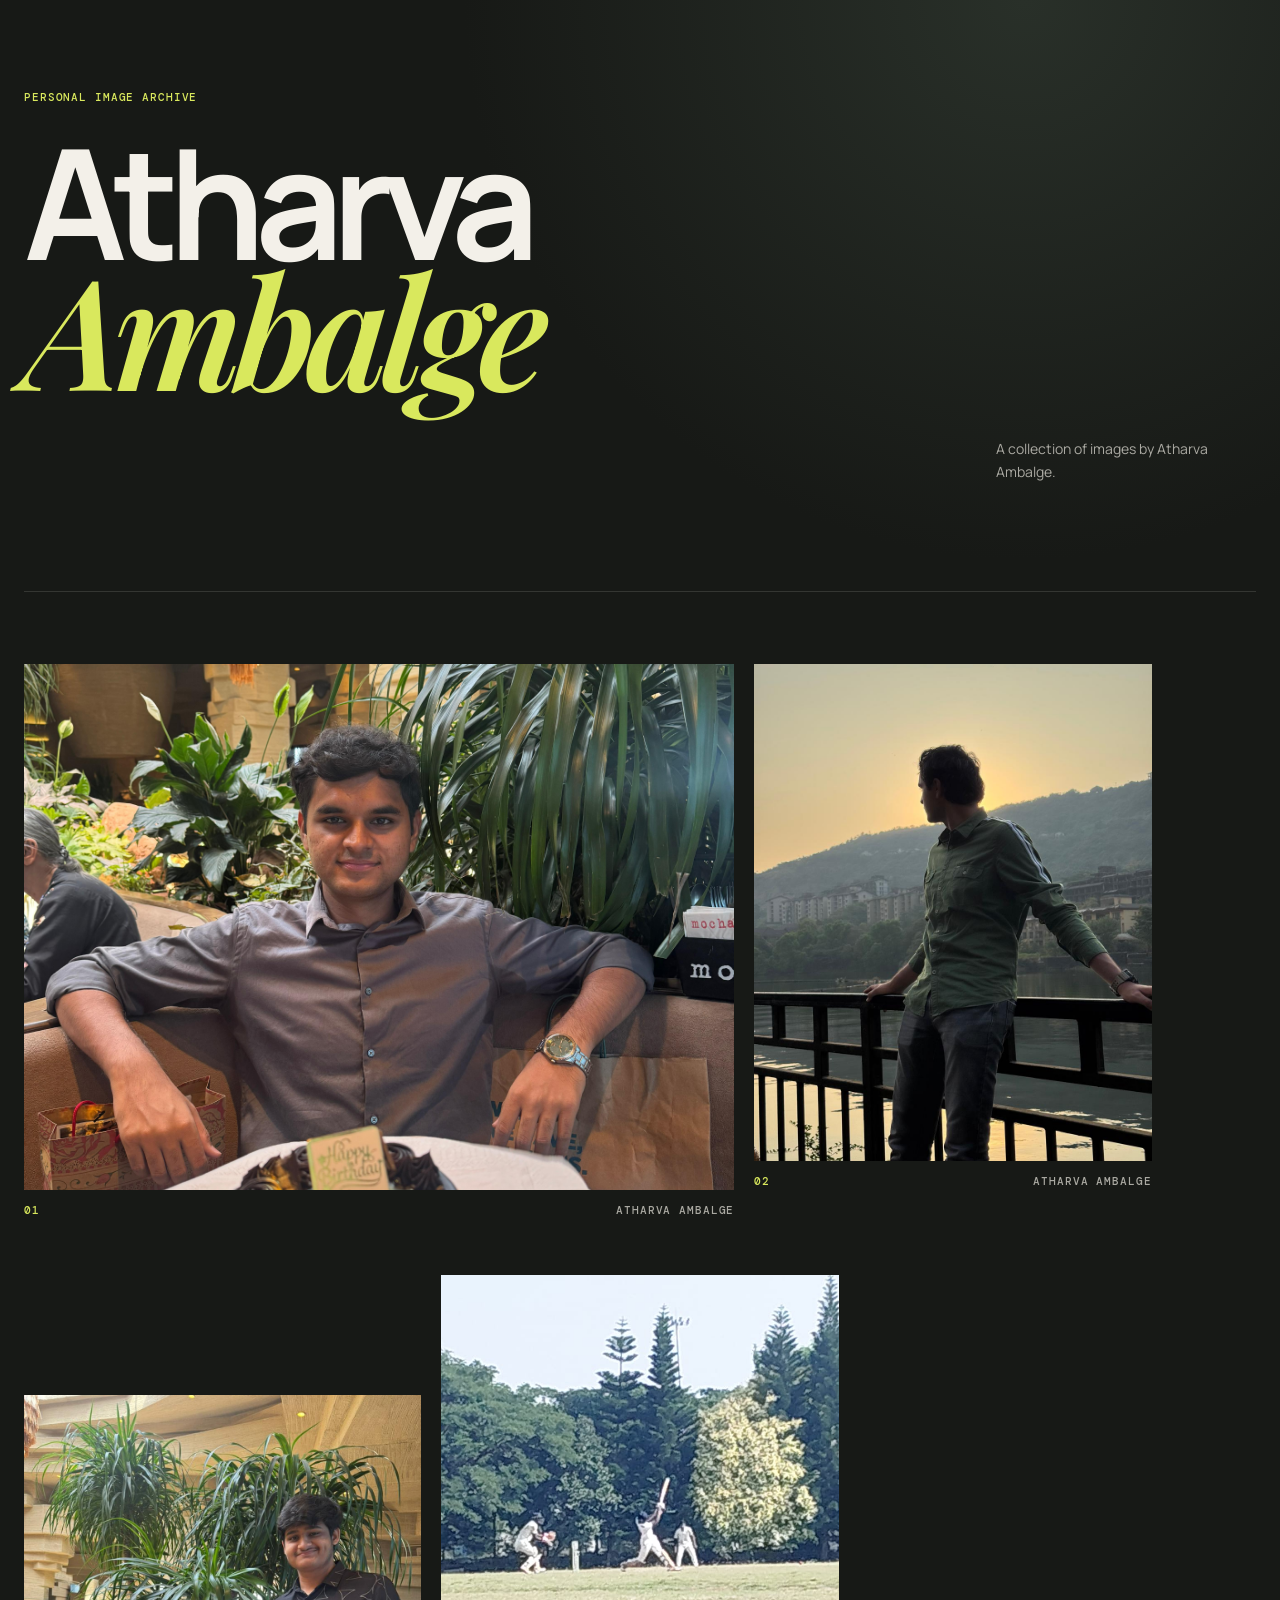
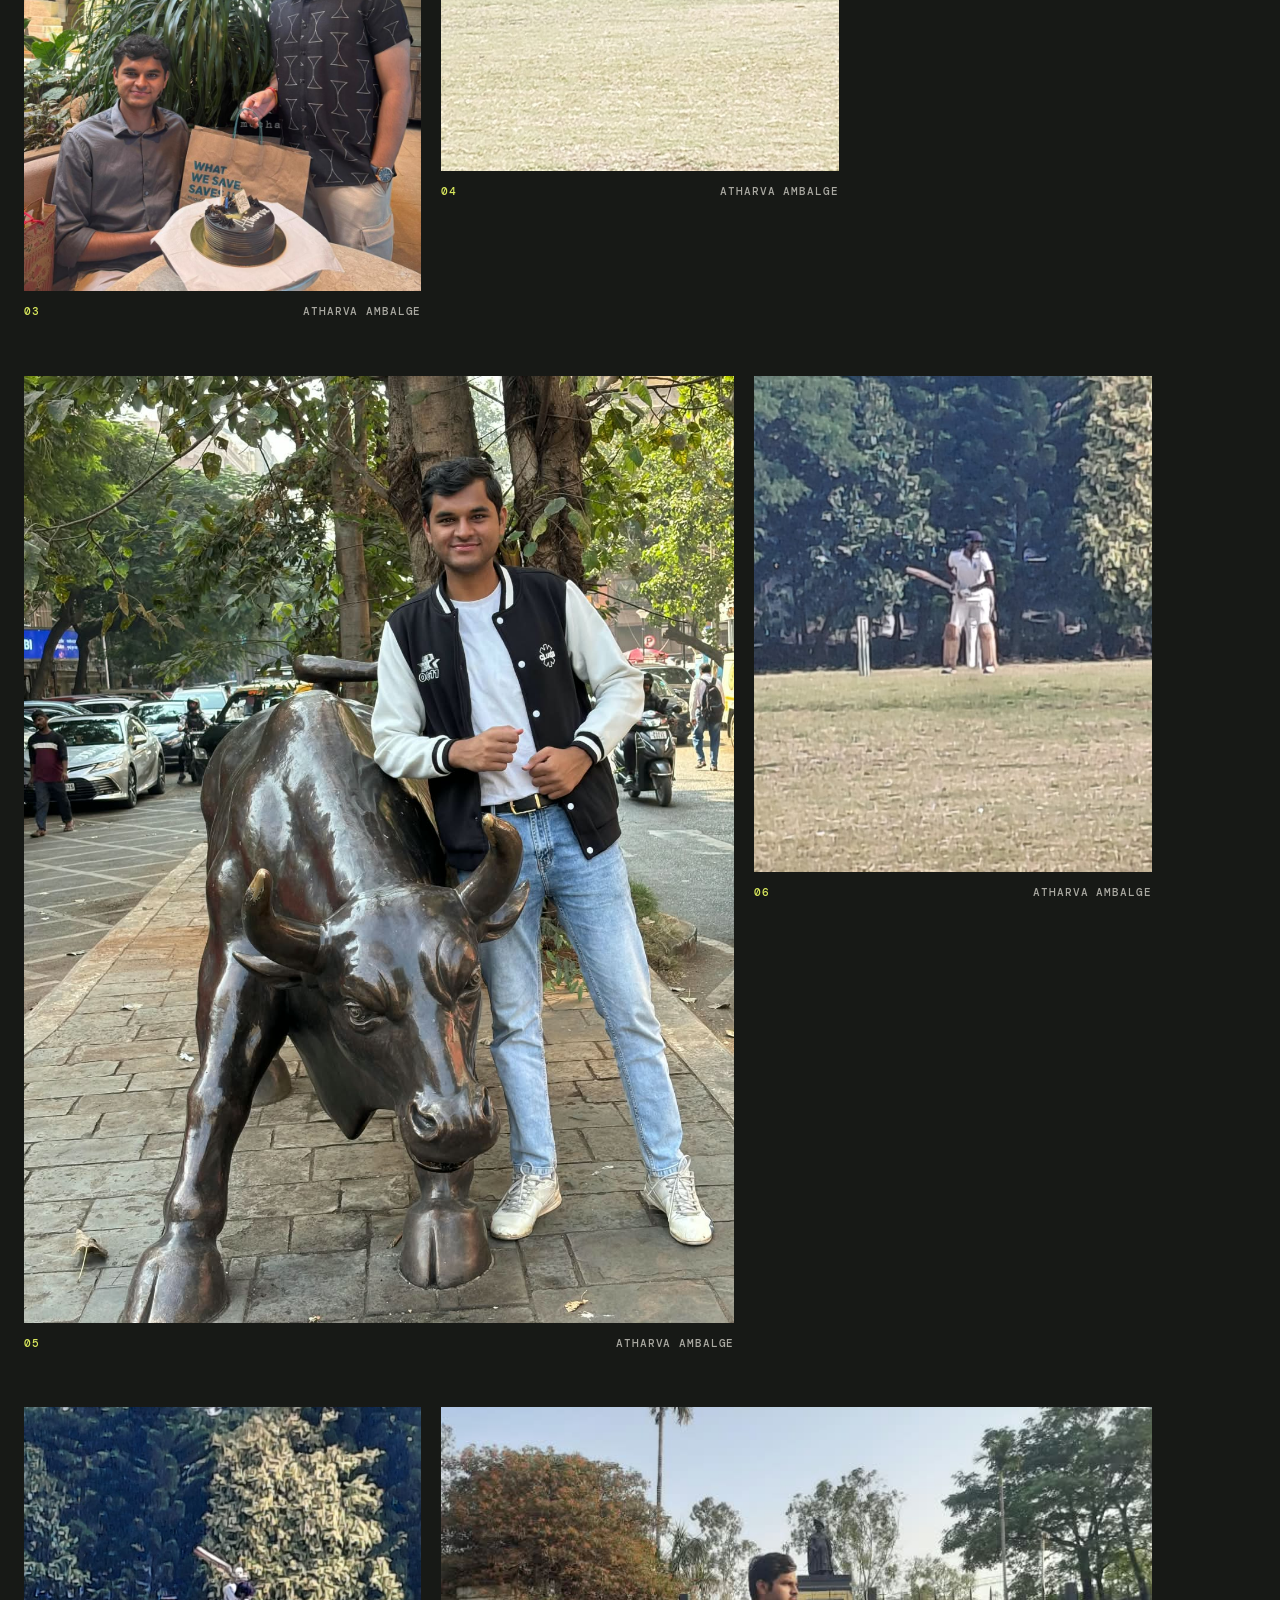
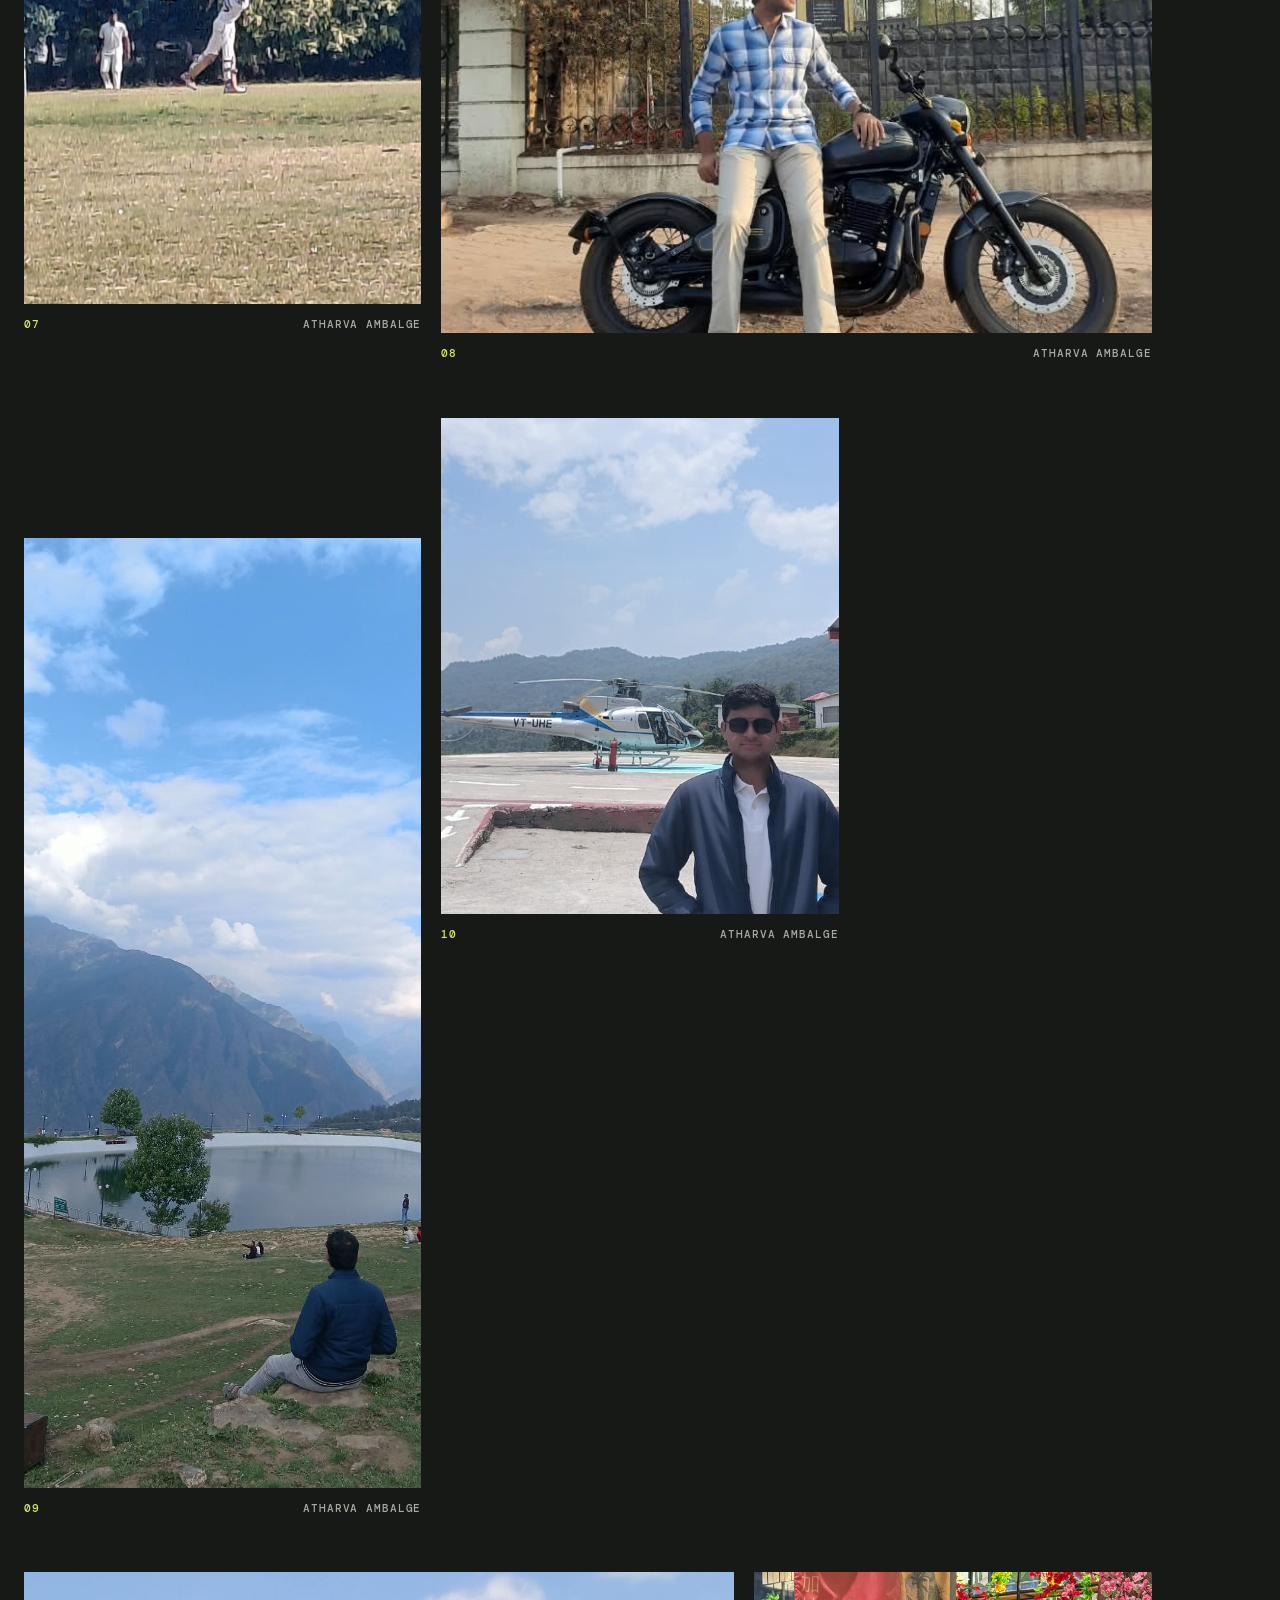
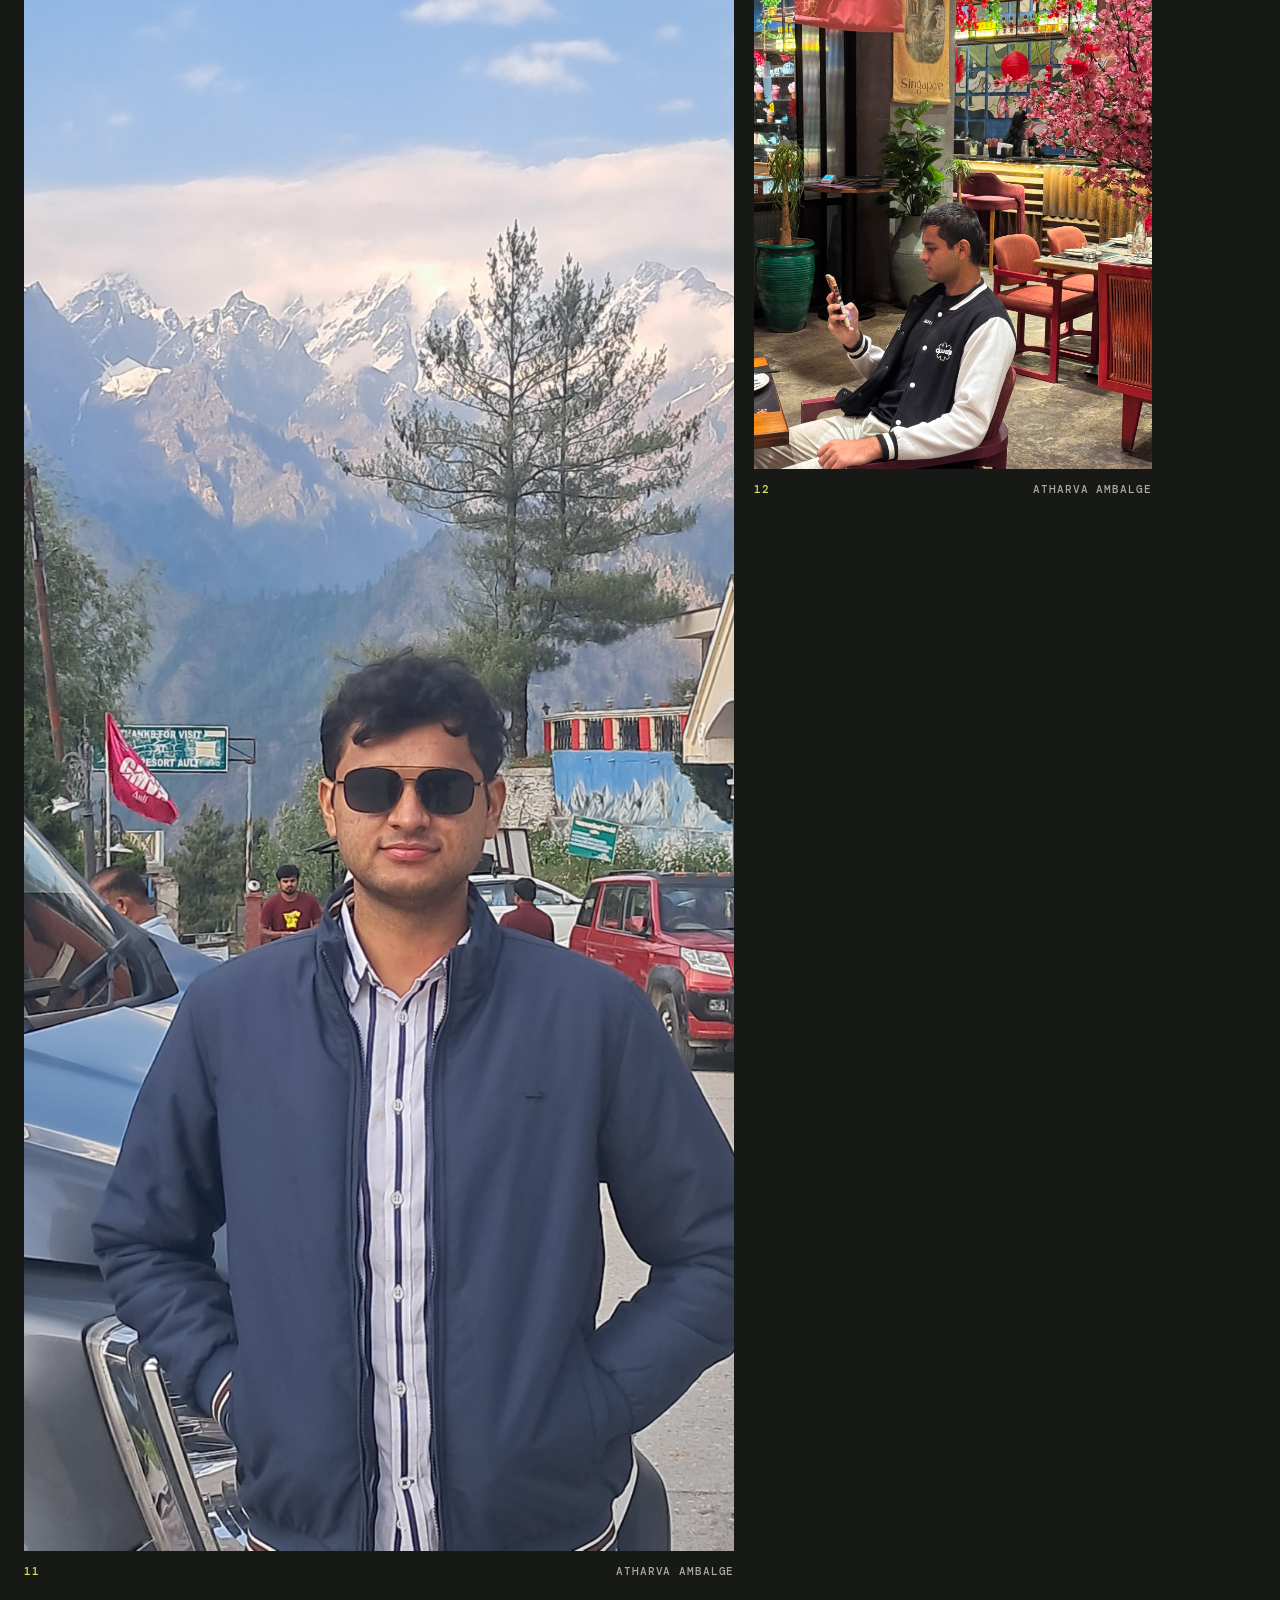
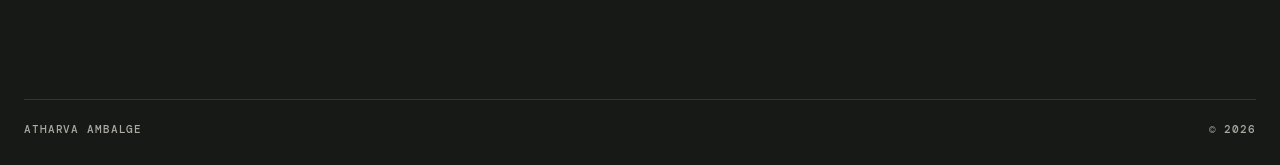
<file: index.html>
<!doctype html>
<html lang="en">
<head>
  <meta charset="UTF-8">
  <meta name="viewport" content="width=device-width, initial-scale=1">
  <title>Atharva Ambalge | Images</title>
  <meta name="description" content="Images by Atharva Ambalge.">
  <meta name="author" content="Atharva Ambalge">
  <meta name="google-site-verification" content="OakmT0BWcHBkWecBm-zHlhRXeG3ehNrx3qJuhgtpULo">
  <meta name="robots" content="index, follow">
  <meta property="og:title" content="Atharva Ambalge | Images">
  <meta property="og:description" content="Images by Atharva Ambalge.">
  <meta property="og:type" content="website">
  <link rel="stylesheet" href="styles.css?v=fbc46d8">
  <script type="application/ld+json">
  {
    "@context": "https://schema.org",
    "@type": "Person",
    "name": "Atharva Ambalge",
    "url": "https://athravambalge-boop.github.io/Google-Images/",
    "image": "https://athravambalge-boop.github.io/Google-Images/images/WhatsApp%20Image%202026-08-27%20at%206.36.23%20PM.jpeg"
  }
  </script>
</head>
<body>
  <header class="masthead">
    <p class="eyebrow">Personal image archive</p>
    <h1>Atharva<br><em>Ambalge</em></h1>
    <p class="intro">A collection of images by Atharva Ambalge.</p>
  </header>

  <main>
    <section class="gallery" aria-label="Images by Atharva Ambalge">
      <figure class="photo photo--wide">
        <img src="images/WhatsApp Image 2026-08-27 at 6.36.23 PM.jpeg" alt="Image by Atharva Ambalge" loading="eager">
        <figcaption><span>01</span><span>Atharva Ambalge</span></figcaption>
      </figure>
      <figure class="photo">
        <img src="images/WhatsApp Image 2026-08-27 at 6.36.24 PM (1).jpeg" alt="Image by Atharva Ambalge" loading="lazy">
        <figcaption><span>02</span><span>Atharva Ambalge</span></figcaption>
      </figure>
      <figure class="photo photo--tall">
        <img src="images/WhatsApp Image 2026-08-27 at 6.36.24 PM.jpeg" alt="Image by Atharva Ambalge" loading="lazy">
        <figcaption><span>03</span><span>Atharva Ambalge</span></figcaption>
      </figure>
      <figure class="photo">
        <img src="images/WhatsApp Image 2026-08-27 at 6.36.25 PM (1).jpeg" alt="Image by Atharva Ambalge" loading="lazy">
        <figcaption><span>04</span><span>Atharva Ambalge</span></figcaption>
      </figure>
      <figure class="photo photo--wide photo--full">
        <img src="images/WhatsApp Image 2026-08-27 at 6.36.25 PM.jpeg" alt="Image by Atharva Ambalge" loading="lazy">
        <figcaption><span>05</span><span>Atharva Ambalge</span></figcaption>
      </figure>
      <figure class="photo">
        <img src="images/WhatsApp Image 2026-08-27 at 6.36.26 PM (1).jpeg" alt="Image by Atharva Ambalge" loading="lazy">
        <figcaption><span>06</span><span>Atharva Ambalge</span></figcaption>
      </figure>
      <figure class="photo">
        <img src="images/WhatsApp Image 2026-08-27 at 6.36.26 PM.jpeg" alt="Image by Atharva Ambalge" loading="lazy">
        <figcaption><span>07</span><span>Atharva Ambalge</span></figcaption>
      </figure>
      <figure class="photo photo--wide">
        <img src="images/WhatsApp Image 2026-08-27 at 6.36.27 PM (1).jpeg" alt="Image by Atharva Ambalge" loading="lazy">
        <figcaption><span>08</span><span>Atharva Ambalge</span></figcaption>
      </figure>
      <figure class="photo photo--tall photo--full">
        <img src="images/WhatsApp Image 2026-08-27 at 6.43.38 PM (1).jpeg" alt="Image by Atharva Ambalge" loading="lazy">
        <figcaption><span>09</span><span>Atharva Ambalge</span></figcaption>
      </figure>
      <figure class="photo">
        <img src="images/WhatsApp Image 2026-08-27 at 6.43.38 PM (2).jpeg" alt="Image by Atharva Ambalge" loading="lazy">
        <figcaption><span>10</span><span>Atharva Ambalge</span></figcaption>
      </figure>
      <figure class="photo photo--wide photo--full">
        <img src="images/WhatsApp Image 2026-08-27 at 6.43.38 PM.jpeg" alt="Image by Atharva Ambalge" loading="lazy">
        <figcaption><span>11</span><span>Atharva Ambalge</span></figcaption>
      </figure>
      <figure class="photo">
        <img src="images/WhatsApp Image 2026-08-27 at 6.52.33 PM.jpeg" alt="Image by Atharva Ambalge" loading="lazy">
        <figcaption><span>12</span><span>Atharva Ambalge</span></figcaption>
      </figure>
    </section>
  </main>

  <footer>
    <span>Atharva Ambalge</span>
    <span>© <span id="year"></span></span>
  </footer>
  <script src="script.js"></script>
</body>
</html>
</file>
<file: styles.css>
@import url('https://fonts.googleapis.com/css2?family=DM+Mono:wght@400;500&family=Manrope:wght@400;600;700&family=Playfair+Display:ital,wght@0,600;1,600&display=swap');

:root {
  --ink: #f3f0e9;
  --muted: #aaa9a2;
  --line: #343632;
  --accent: #d9e85d;
  --page: #171916;
  --tile: #222520;
}

* { box-sizing: border-box; }
html { background: var(--page); }
body {
  margin: 0;
  color: var(--ink);
  background: radial-gradient(circle at 80% 0%, #293029 0, var(--page) 35rem);
  font-family: Manrope, sans-serif;
}
.masthead, main, footer { width: min(1240px, calc(100% - 48px)); margin: 0 auto; }
.masthead { padding: 10vh 0 12vh; border-bottom: 1px solid var(--line); }
.eyebrow, figcaption, footer { font: 500 11px/1.4 'DM Mono', monospace; letter-spacing: .08em; text-transform: uppercase; }
.eyebrow { color: var(--accent); margin: 0 0 34px; }
h1 { margin: 0; font-size: clamp(4.5rem, 12vw, 10.5rem); line-height: .82; letter-spacing: -.07em; font-weight: 700; }
h1 em { color: var(--accent); font-family: 'Playfair Display', serif; font-weight: 600; letter-spacing: -.06em; }
.intro { max-width: 260px; margin: 42px 0 0 auto; color: var(--muted); font-size: 14px; line-height: 1.6; }
.gallery { display: grid; grid-template-columns: repeat(12, 1fr); gap: 56px 20px; padding: 72px 0 120px; }
.photo { grid-column: span 4; margin: 0; }
.photo--wide { grid-column: span 7; }
.photo--tall { margin-top: 120px; }
.photo img { display: block; width: 100%; aspect-ratio: 4 / 5; object-fit: cover; background: var(--tile); }
.photo--wide img { aspect-ratio: 1.35 / 1; }
.photo--full img { height: auto !important; aspect-ratio: unset !important; object-fit: contain; }
figcaption { display: flex; justify-content: space-between; padding-top: 13px; color: var(--muted); }
figcaption span:first-child { color: var(--accent); }
.photo img:not([src]), .photo img.is-missing { visibility: hidden; }
.photo:has(.is-missing) { min-height: 150px; background: var(--tile); display: grid; place-items: center; }
.photo:has(.is-missing)::before { content: 'Add your image here'; color: var(--muted); font: 11px 'DM Mono', monospace; text-transform: uppercase; }
footer { display: flex; justify-content: space-between; border-top: 1px solid var(--line); padding: 22px 0 28px; color: var(--muted); }
@media (max-width: 700px) {
  .masthead, main, footer { width: min(100% - 28px, 560px); }
  .masthead { padding: 64px 0 70px; }
  h1 { font-size: clamp(4rem, 21vw, 7rem); }
  .intro { margin: 34px 0 0; }
  .gallery { gap: 38px 12px; padding: 42px 0 72px; }
  .photo, .photo--wide { grid-column: span 12; }
  .photo--tall { margin-top: 0; }
  footer { font-size: 9px; }
}
</file>
